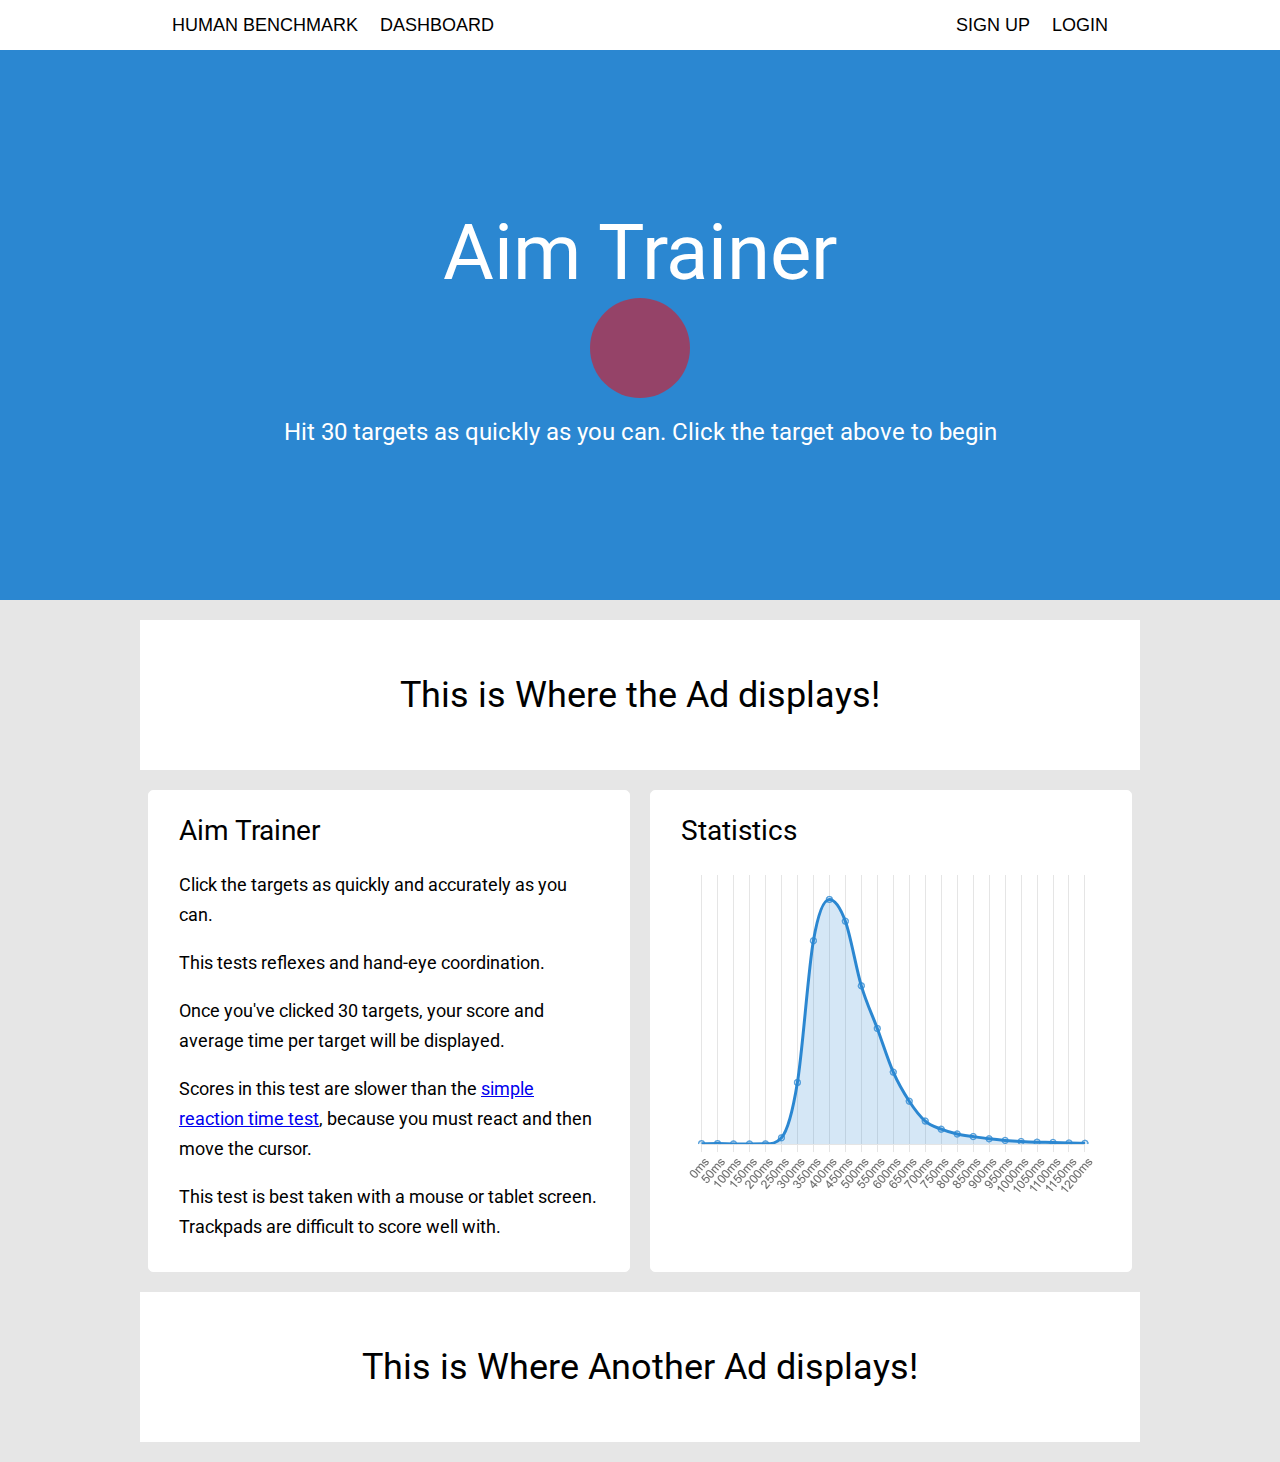
<file: aimTrainer/aimTrainer.html>
<!DOCTYPE html>
<html lang="en">
<head>
    <meta charset="UTF-8">
    <meta http-equiv="X-UA-Compatible" content="IE=edge">
    <meta name="viewport" content="width=device-width, initial-scale=1.0">
    <title>Aim Trainer</title>
    <link rel="stylesheet" href="style.css">
    <link rel="preconnect" href="https://fonts.googleapis.com">
    <link rel="preconnect" href="https://fonts.gstatic.com" crossorigin>
    <link href="https://fonts.googleapis.com/css2?family=Roboto:wght@300;400;500&display=swap" rel="stylesheet">
</head>

<body>
    <div class="topBar">
        <button class="topButton" id="homeButton">HUMAN BENCHMARK</button>
        <button class="topButton" id="dashboardButton">DASHBOARD</button>
        <button class="topButton" id="signUpButton">SIGN UP</button>
        <button class="topButton" id="loginButton">LOGIN</button>
    </div>

    <div class="mainScreen">
        <h1 class="mainTitle">Aim Trainer</h1>
        <span class="targetDot" onclick="startGame()"></span>
        <h2 class="mainDescription">Hit 30 targets as quickly as you can. Click the target above to begin</h2>
    </div>

    <div class="bottomScreen">
        <div class="adBox">
            <p class="adText">This is Where the Ad displays!</p>
        </div>

        <div class="additionalInfoBox">
            <div class="aboutTheTestBox">
                <h2 class="aboutTheTestTitle">Aim Trainer</h2>
                    <p class="aboutTheTestText">Click the targets as quickly and accurately as you can.</p>
                    <p class="aboutTheTestText">This tests reflexes and hand-eye coordination.</p>
                    <p class="aboutTheTestText">Once you've clicked 30 targets, your score and average time per target will be displayed.</p>
                    <p class="aboutTheTestText">Scores in this test are slower than the <a href="https://humanbenchmark.com/tests/reactiontime">simple reaction time test</a>, because you must react and then move the cursor.</p>
                    <p class="aboutTheTestText">This test is best taken with a mouse or tablet screen. Trackpads are difficult to score well with.</p>
            </div>

            <div class="statisticsBox">
                <h2 class="statisticsTitle">Statistics</h2>
                <img class="statisticsImg" src="images/aimTrainerStat.png">
            </div>
        </div>

        <div class="adBox">
            <p class="adText">This is Where Another Ad displays!</p>
        </div>
    </div>

    <script>
        function startGame(){
            localStorage.setItem("startTime", Date.now());
            window.location.href = "gameScreen.html";
        }
    </script>
</body>
</html>
</file>
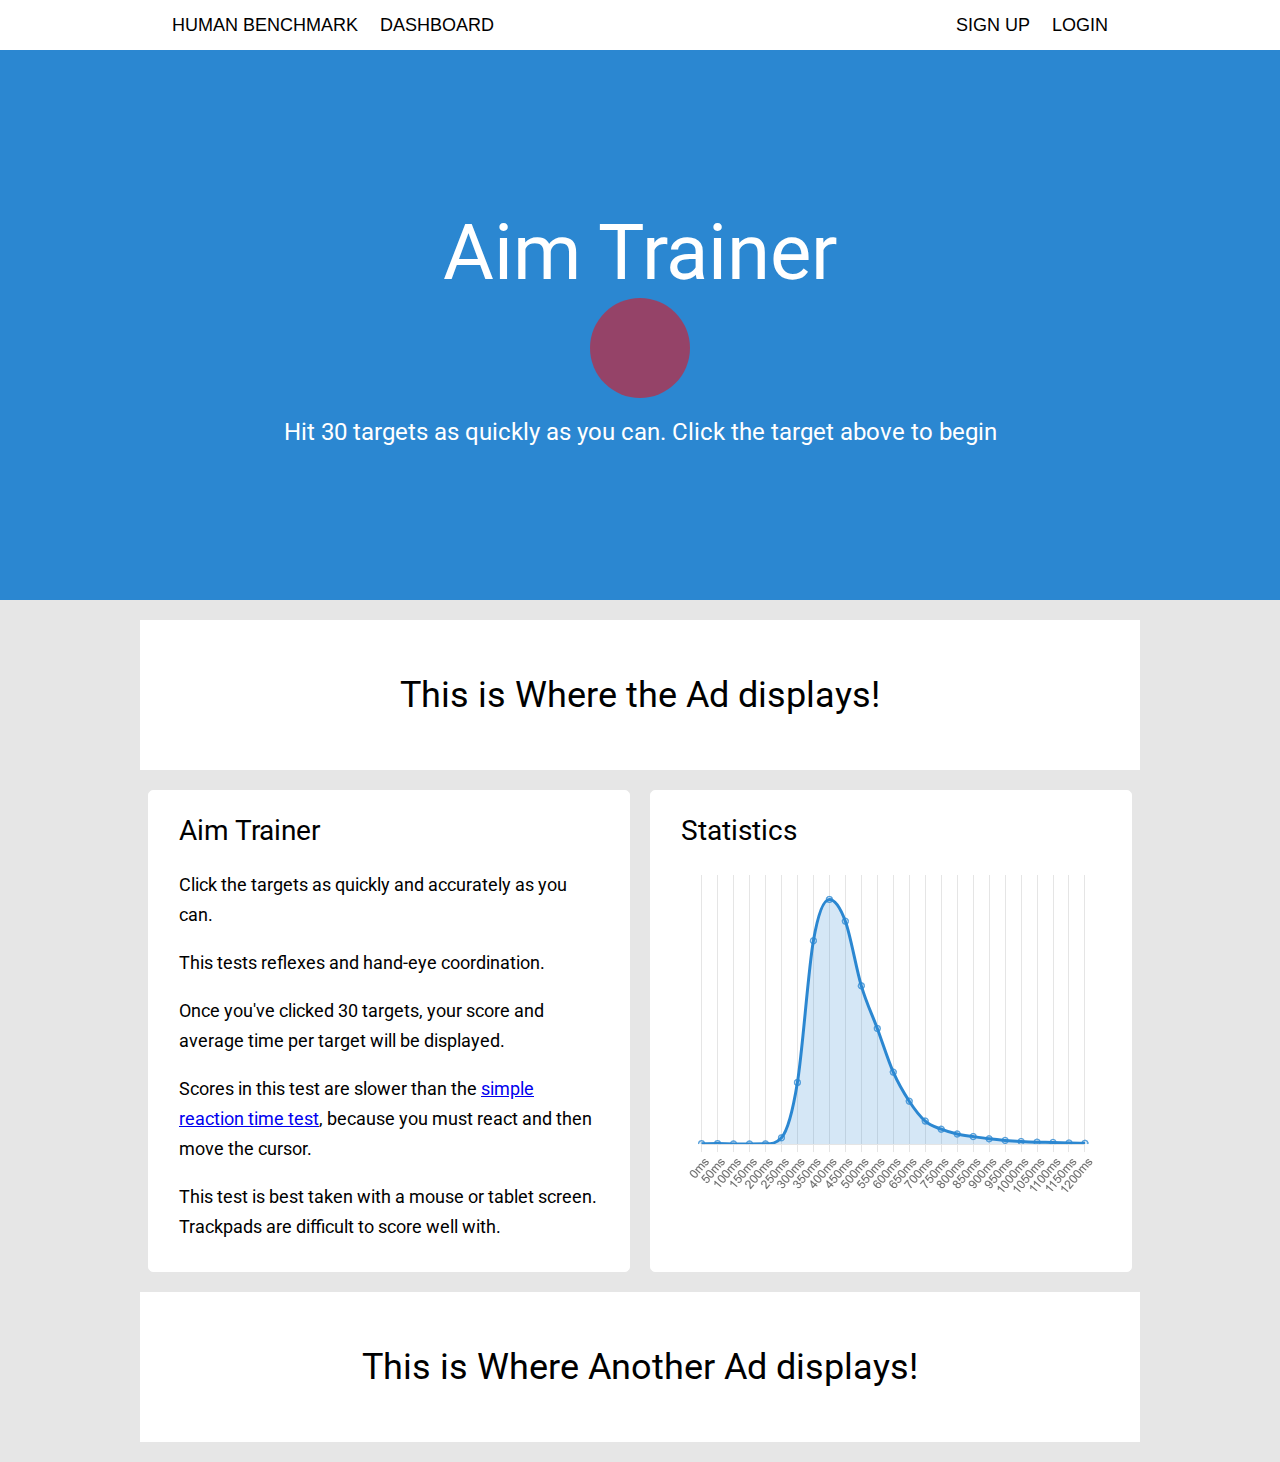
<file: aimer trainer/aimTrainer/aimTrainer.html>
<!DOCTYPE html>
<html lang="en">
<head>
    <meta charset="UTF-8">
    <meta http-equiv="X-UA-Compatible" content="IE=edge">
    <meta name="viewport" content="width=device-width, initial-scale=1.0">
    <title>Aim Trainer</title>
    <link rel="stylesheet" href="style.css">
    <link rel="preconnect" href="https://fonts.googleapis.com">
    <link rel="preconnect" href="https://fonts.gstatic.com" crossorigin>
    <link href="https://fonts.googleapis.com/css2?family=Roboto:wght@300;400;500&display=swap" rel="stylesheet">
</head>

<body>
    <div class="topBar">
        <button class="topButton" id="homeButton">HUMAN BENCHMARK</button>
        <button class="topButton" id="dashboardButton">DASHBOARD</button>
        <button class="topButton" id="signUpButton">SIGN UP</button>
        <button class="topButton" id="loginButton">LOGIN</button>
    </div>

    <div class="mainScreen">
        <h1 class="mainTitle">Aim Trainer</h1>
        <span class="targetDot" onclick="startGame()"></span>
        <h2 class="mainDescription">Hit 30 targets as quickly as you can. Click the target above to begin</h2>
    </div>

    <div class="bottomScreen">
        <div class="adBox">
            <p class="adText">This is Where the Ad displays!</p>
        </div>

        <div class="additionalInfoBox">
            <div class="aboutTheTestBox">
                <h2 class="aboutTheTestTitle">Aim Trainer</h2>
                    <p class="aboutTheTestText">Click the targets as quickly and accurately as you can.</p>
                    <p class="aboutTheTestText">This tests reflexes and hand-eye coordination.</p>
                    <p class="aboutTheTestText">Once you've clicked 30 targets, your score and average time per target will be displayed.</p>
                    <p class="aboutTheTestText">Scores in this test are slower than the <a href="https://humanbenchmark.com/tests/reactiontime">simple reaction time test</a>, because you must react and then move the cursor.</p>
                    <p class="aboutTheTestText">This test is best taken with a mouse or tablet screen. Trackpads are difficult to score well with.</p>
            </div>

            <div class="statisticsBox">
                <h2 class="statisticsTitle">Statistics</h2>
                <img class="statisticsImg" src="images/aimTrainerStat.png">
            </div>
        </div>

        <div class="adBox">
            <p class="adText">This is Where Another Ad displays!</p>
        </div>
    </div>

    <script>
        function startGame(){
            localStorage.setItem("startTime", Date.now());
            window.location.href = "gameScreen.html";
        }
    </script>
</body>
</html>
</file>
<file: aimTrainer/style.css>
body{
    background-color:rgb(230, 230, 230);
    margin:0;
    font-family:'Roboto', sans-serif;
}

.topBar{
    background-color:white;
    width:100%;
    height:50px;
    display:flex;
    justify-content:center;
    align-items:center;
    font-weight:400;
}

.mainScreen{
    background-color:rgb(43, 135, 209);
    width:100%;
    height:550px;
    display:flex;
    flex-direction:column;
    justify-content:center;
    align-items:center;
}

.gameBoard{
    height:500px;
    width:1000px;
}

.topButton{
    height:50px;
    border:0;
    background-color:white;
    font-size:18px;
}

.topButton:hover{
    background-color:rgb(230, 230, 230);
}

#homeButton{
    margin-right:10px;
}
#dashboardButton{
    margin-right:200px;
}
#signUpButton{
    margin-left:250px;
}
#loginButton{
    margin-left:10px;
}

.fa-memory{
    color:white;
    clear:both
}

.mainTitle{
    color:white;
    font-family:'Roboto', sans-serif;
    font-weight:400;
    font-size:78px;
    margin-bottom:0;
}

.mainDescription{
    color:white;
    font-family:'Roboto', sans-serif;
    font-weight:400;
    margin-top:20px;
    margin-bottom:50px;
}

.mainButton{
    background-color:rgb(255, 209, 84);
    border:none;
    width:130px;
    height:45px;
    border: 1px solid;
    border-color:rgb(255, 209, 84);
    border-radius:5px;
    font-family:'Roboto', sans-serif;
    font-weight:500;
    font-size:20px;
    margin-top:20px;
    margin-bottom:50px;
}

.bottomScreen{
    display:flex;
    flex-direction:column;
    justify-content:center;
    align-items:center;
}

.adBox{
    background-color: white;
    width:1000px;
    height:150px;
    margin-top:20px;
    margin-bottom:20px;
    display:flex;
    justify-content:center;
    align-items:center;
}

.adText{
    font-size:36px;
}

.additionalInfoBox{
    display:flex;
    flex-direction:row;
    justify-content:center;
    align-items:center;
}

.statisticsBox{
    width:480px;
    height:480px;
    background-color: white;
    border: 1px solid;
    border-color:white;
    border-radius:5px;
    margin-left:10px;
}

.statisticsTitle{
    font-family:'Roboto', sans-serif;
    font-weight:400;
    font-size:28px;
    margin-left:30px;
}

.statisticsImg{
    display:block;
    margin-left:auto;
    margin-right:auto;
}

.aboutTheTestBox{
    width:480px;
    height:480px;
    background-color: white;
    border:1px solid;
    border-color:white;
    border-radius:5px;
    margin-right:10px;
}

.aboutTheTestTitle{
    font-family:'Roboto', sans-serif;
    font-weight:400;
    font-size:28px;
    margin-left:30px;
}

.aboutTheTestText{
    margin-left:30px;
    font-family:'Roboto', sans-serif;
    font-weight:400;
    font-size:18px;
    line-height:30px;
    margin-right:30px;
}

.targetDot{
    height: 100px;
    width: 100px;
    background-color: rgba(255, 0, 0, 0.5);
    border-radius: 50%;
    display: inline-block;
}

.scoreBoard{
    display:flex;
    flex-direction:row;
    justify-content:center;
    align-items:center;
}

.gameBoard{
    display:flex;
    flex-direction:column;
    justify-content:center;
    align-items:center;
}

.remaining{
    color:white;
    margin-right: 10px;
    opacity: 0.6;
    font-family:'Roboto', sans-serif;
    font-weight:400;
    font-size:32px;
}

#score{
    color:white;
    font-family:'Roboto', sans-serif;
    font-weight:400;
    font-size:32px;
}

#target{
    margin-left:-800px;
    margin-right:0;
    margin-top:-300px;
    margin-bottom:0px;
}

.endingResult{
    color:white;
    font-family:'Roboto', sans-serif;
    font-weight:400;
    font-size:78px;
    margin-bottom:30px;
    margin-top:0;
}

.endingDescription{
    color:white;
    font-family:'Roboto', sans-serif;
    font-weight:400;
    margin-top:20px;
    margin-bottom:0;
}
</file>
<file: aimer trainer/aimTrainer/style.css>
body{
    background-color:rgb(230, 230, 230);
    margin:0;
    font-family:'Roboto', sans-serif;
}

.topBar{
    background-color:white;
    width:100%;
    height:50px;
    display:flex;
    justify-content:center;
    align-items:center;
    font-weight:400;
}

.mainScreen{
    background-color:rgb(43, 135, 209);
    width:100%;
    height:550px;
    display:flex;
    flex-direction:column;
    justify-content:center;
    align-items:center;
}

.gameBoard{
    height:500px;
    width:1000px;
}

.topButton{
    height:50px;
    border:0;
    background-color:white;
    font-size:18px;
}

.topButton:hover{
    background-color:rgb(230, 230, 230);
}

#homeButton{
    margin-right:10px;
}
#dashboardButton{
    margin-right:200px;
}
#signUpButton{
    margin-left:250px;
}
#loginButton{
    margin-left:10px;
}

.fa-memory{
    color:white;
    clear:both
}

.mainTitle{
    color:white;
    font-family:'Roboto', sans-serif;
    font-weight:400;
    font-size:78px;
    margin-bottom:0;
}

.mainDescription{
    color:white;
    font-family:'Roboto', sans-serif;
    font-weight:400;
    margin-top:20px;
    margin-bottom:50px;
}

.mainButton{
    background-color:rgb(255, 209, 84);
    border:none;
    width:130px;
    height:45px;
    border: 1px solid;
    border-color:rgb(255, 209, 84);
    border-radius:5px;
    font-family:'Roboto', sans-serif;
    font-weight:500;
    font-size:20px;
    margin-top:20px;
    margin-bottom:50px;
}

.bottomScreen{
    display:flex;
    flex-direction:column;
    justify-content:center;
    align-items:center;
}

.adBox{
    background-color: white;
    width:1000px;
    height:150px;
    margin-top:20px;
    margin-bottom:20px;
    display:flex;
    justify-content:center;
    align-items:center;
}

.adText{
    font-size:36px;
}

.additionalInfoBox{
    display:flex;
    flex-direction:row;
    justify-content:center;
    align-items:center;
}

.statisticsBox{
    width:480px;
    height:480px;
    background-color: white;
    border: 1px solid;
    border-color:white;
    border-radius:5px;
    margin-left:10px;
}

.statisticsTitle{
    font-family:'Roboto', sans-serif;
    font-weight:400;
    font-size:28px;
    margin-left:30px;
}

.statisticsImg{
    display:block;
    margin-left:auto;
    margin-right:auto;
}

.aboutTheTestBox{
    width:480px;
    height:480px;
    background-color: white;
    border:1px solid;
    border-color:white;
    border-radius:5px;
    margin-right:10px;
}

.aboutTheTestTitle{
    font-family:'Roboto', sans-serif;
    font-weight:400;
    font-size:28px;
    margin-left:30px;
}

.aboutTheTestText{
    margin-left:30px;
    font-family:'Roboto', sans-serif;
    font-weight:400;
    font-size:18px;
    line-height:30px;
    margin-right:30px;
}

.targetDot{
    height: 100px;
    width: 100px;
    background-color: rgba(255, 0, 0, 0.5);
    border-radius: 50%;
    display: inline-block;
}

.scoreBoard{
    display:flex;
    flex-direction:row;
    justify-content:center;
    align-items:center;
}

.gameBoard{
    display:flex;
    flex-direction:column;
    justify-content:center;
    align-items:center;
}

.remaining{
    color:white;
    margin-right: 10px;
    opacity: 0.6;
    font-family:'Roboto', sans-serif;
    font-weight:400;
    font-size:32px;
}

#score{
    color:white;
    font-family:'Roboto', sans-serif;
    font-weight:400;
    font-size:32px;
}

#target{
    margin-left:-800px;
    margin-right:0;
    margin-top:-300px;
    margin-bottom:0px;
}

.endingResult{
    color:white;
    font-family:'Roboto', sans-serif;
    font-weight:400;
    font-size:78px;
    margin-bottom:30px;
    margin-top:0;
}

.endingDescription{
    color:white;
    font-family:'Roboto', sans-serif;
    font-weight:400;
    margin-top:20px;
    margin-bottom:0;
}
</file>
